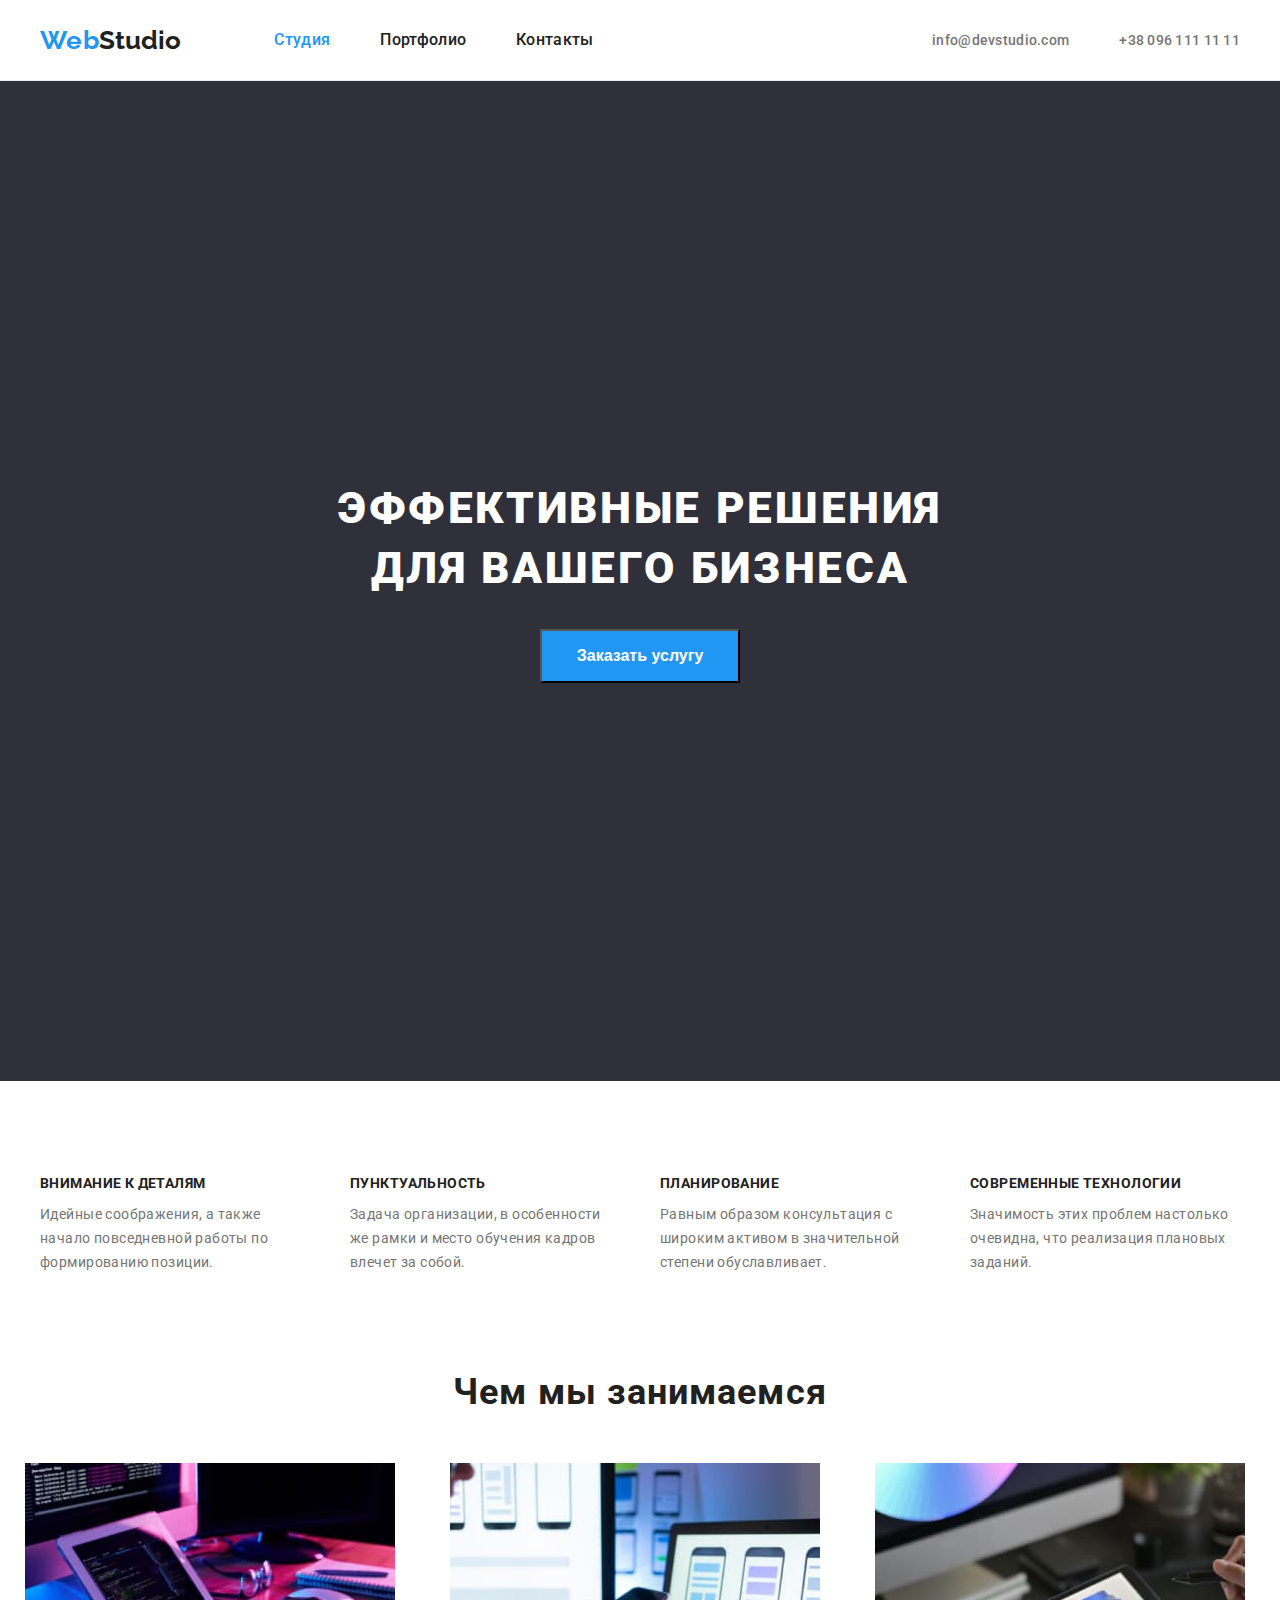
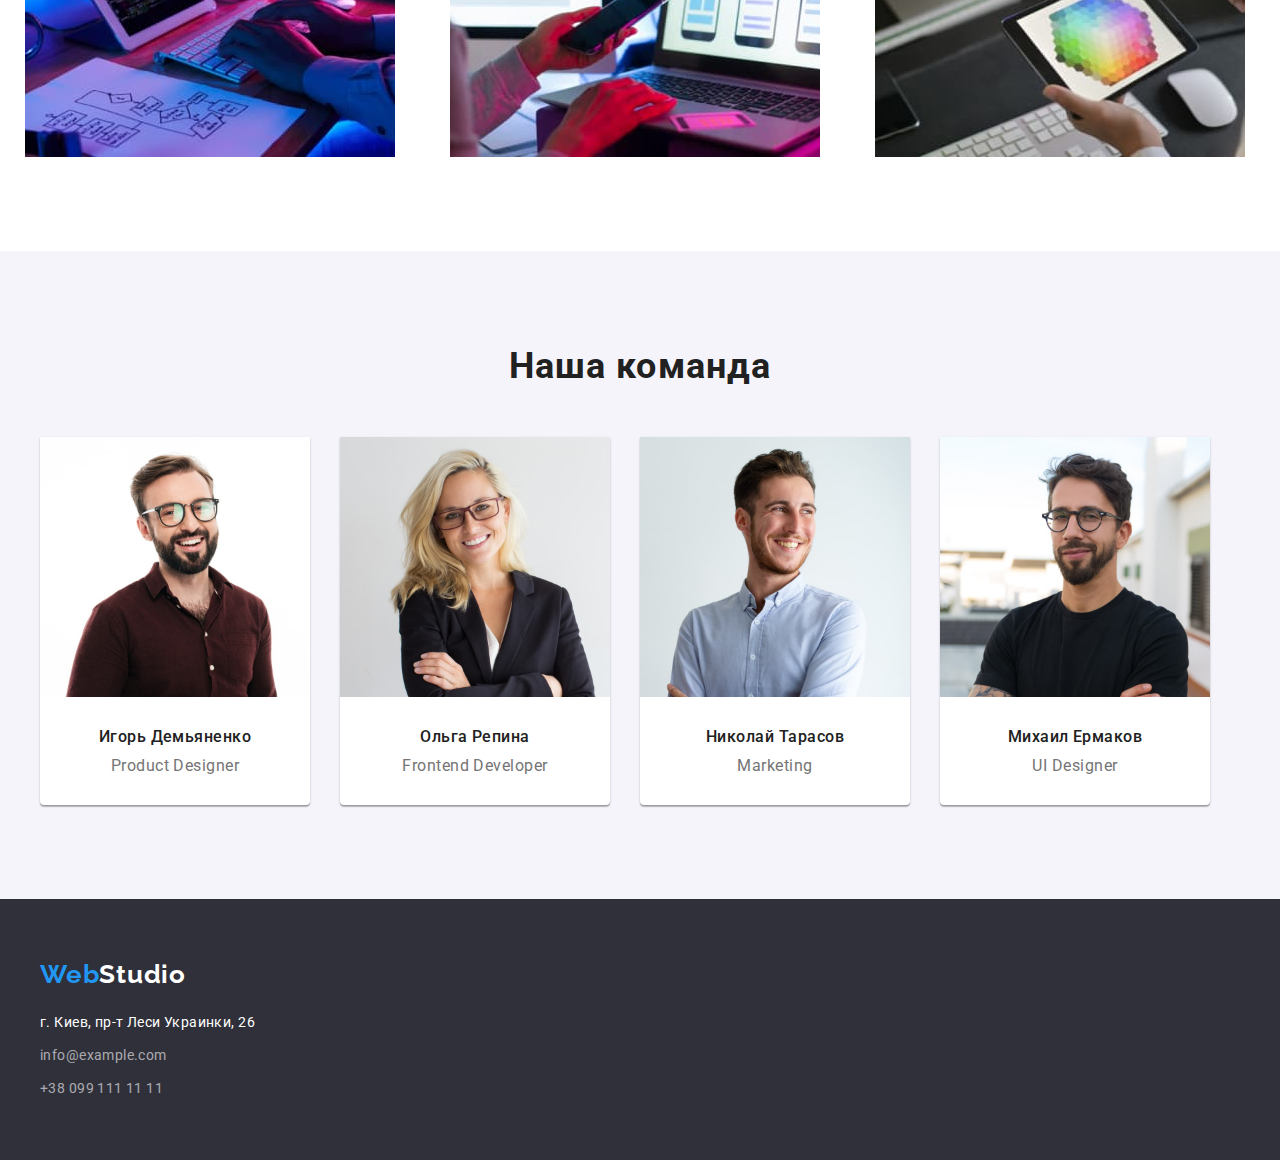
<file: index.html>
<!DOCTYPE html>
<html lang="ru">
  <head>
    <meta charset="UTF-8" />
    <meta name="viewport" content="width=device-width, initial-scale=1.0" />
    <link rel="stylesheet" href="https://cdnjs.cloudflare.com/ajax/libs/modern-normalize/1.0.0/modern-normalize.css" integrity="sha512-Zx6MlUMKSVJoQ+83OwhdILe8cSEsCzfqThJd7J/VA2UrK6Ctj85p+xzqfyuNXE5B1k25uUdmJ2OzItbBy9GHAQ==" crossorigin="anonymous" />
    <link rel="preconnect" href="https://fonts.gstatic.com">
    <link href="https://fonts.googleapis.com/css2?family=Raleway:wght@400;700&family=Roboto:wght@100;400;500;700;900&display=swap" rel="stylesheet">
    <link rel="stylesheet" href="styles/styles.css"/>

    <title>Студия</title>

</head>
<body class="body">

<!-- Шапка сайта -->

<header class="main-header">
    <div class="container">
    <nav class="header-menu">
    <a class="logo" href="./index.html">
    <span class= "logoblue">Web</span>Studio</a>
    <ul class="header-nav">
        <li class="nav-link"><a class="currentlink" href="">Студия</a></li>
        <li class="nav-link"><a class="link" href="./portfolio.html">Портфолио</a></li>
        <li class="nav-link"><a class="link" href="">Контакты</a></li>
    </ul> 
</nav>
    <ul class="header-contacts">
<li class="header-contacts"><a class="link" href="mailto:info@devstudio.com">info@devstudio.com</a></li>
<li class="header-contacts"><a class="link" href="tel:+380961111111">+38 096 111 11 11</a></li>       
</ul>
</div>
</header>

<main>
    <!-- Главная- решения -->

    <section class="main-heading">
        <div class="main-section">
        <h1 class="main-title">Эффективные решения для вашего бизнеса</h1>
        <button class="main-button" type="button">Заказать услугу</button>
        </div>
    </section>

    <section class="main-advantages">
        <div class="container">
        <ul class="main-list">
            <li class="item">
                <h3 class="main-subtitle">Внимание к деталям</h3> 
                <p class="main-text">Идейные соображения, а также начало повседневной работы по формированию позиции.</p>
            </li>
            <li class="item">
                <h3 class="main-subtitle">Пунктуальность</h3>
                <p class="main-text">Задача организации, в особенности же рамки и место обучения кадров влечет за собой.</p>
            </li>
            <li class="item">
                <h3 class="main-subtitle">Планирование</h3>
                <p class="main-text">Равным образом консультация с широким активом в значительной степени обуславливает.</p>
            </li>
            <li class="item">
                <h3 class="main-subtitle">Современные технологии</h3>
                <p class="main-text">Значимость этих проблем настолько очевидна, что реализация плановых заданий.</p>
            </li>
        </ul>
    </div>
    </section>

    <!-- Главная работа-->
    <section class="work">
        <div class="container">
        <h2 class="work-title">Чем мы занимаемся</h2>
        <ul class="work-list">
            <li class="work-item">
                <img class="work-img" src="images/typing.jpg"
                alt="hands are typing on a keyboard" width="370"/>
            </li>
            <li class="work-item">
                <img class="work-img" src="images/appdev.jpg"
                alt="web designer is working on smartphone application" width="370"/>
            </li>
            <li class="work-item">
                <img class="work-img" src="./images/colorwheel.jpg"
                alt="designer is choosing a color from a color palet" width="370"/>
            </li>
        </ul>
    </div>
    </section>

    <!-- Главная Команда -->
    <section class="team">
        <div class="container">
        <h2 class="team-title">Наша команда</h2>
        <ul class="team-list">

            <li class="team-item">
               <img class="team-img" src="images/IgorDemyanenko.jpg"
            alt="фото мужчины Игорь Демьяненко" width="270"/>

            <div class="team-descr">
            <h3 class="team-subtitle">Игорь Демьяненко</h3>
            <p class="team-text">Product Designer</p></div>
        </li>
  

        <li class="team-item">
                <img class="team-img"  src="./images/OlgaRepina.jpg"
                alt="фото девушки Ольга Репина" width="270"/>

                <div class="team-descr">
                <h3 class="team-subtitle">Ольга Репина</h3>
                <p class="team-text">Frontend Developer</p></div>
        </li>
   

        <li class="team-item">
                <img class="team-img" src="./images/NikolaiTarasov.jpg"
                alt="фото мужчины Николай Тарасов" width="270"/>
                
                <div class="team-descr">
                <h3 class="team-subtitle">Николай Тарасов</h3>
                <p class="team-text">Marketing</p></div>
        </li>
   

        <li class="team-item">
                <img class="team-img" src="./images/MichaelErmakov.jpg"
                alt="фото мужчины Михаил Ермаков" width="270"/>
                
                <div class="team-descr">
                <h3 class="team-subtitle">Михаил Ермаков</h3>
                <p class="team-text">UI Designer</p></div>
        </li>
        </ul>
    </div>
    </section>
</main>

<!-- Главная Футер -->

<footer class="main-footer">
        <div class="container">
    <a class="footer-logo" href="./index.html">
        <span class= "logoblue">Web</span>Studio</a>
        <div class="contacts">
    <address class="footer-address">г. Киев, пр-т Леси Украинки, 26</address>
    <ul class="footer-contacts">  
            <li class="footer-item"><a class="link" href="mailto:info@example.com">info@example.com</a></li>
            <li class="footer-item"><a class="link" href="tel:+380991111111">+38 099 111 11 11</a></li>   
        </ul>
    </div>
        </div>
    </footer>
    </body>
    </html>
</file>
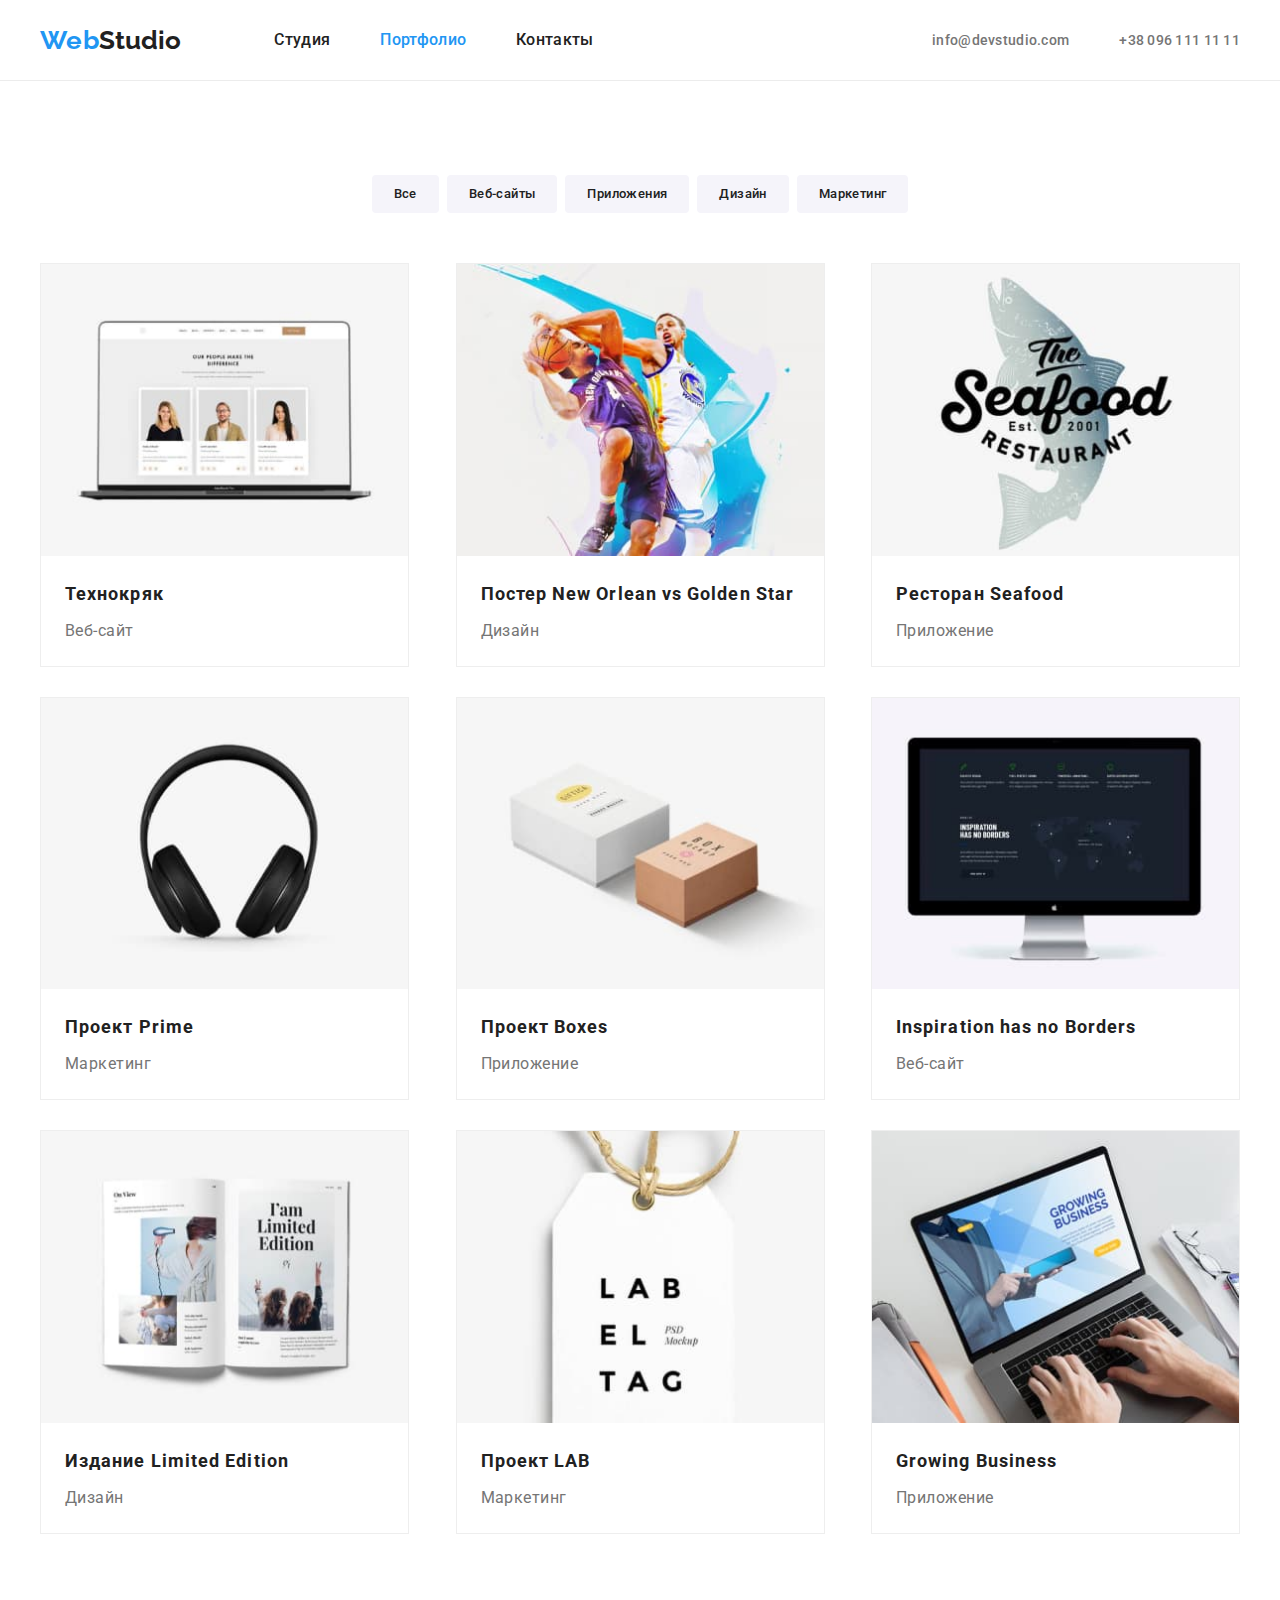
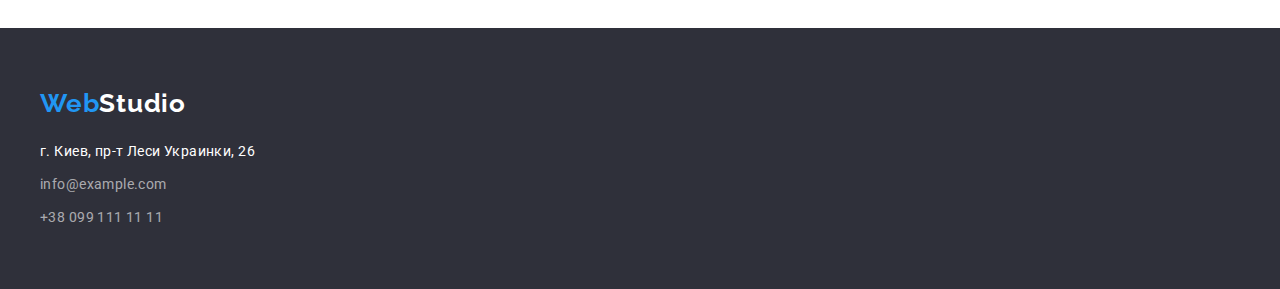
<file: portfolio.html>
<!DOCTYPE html>
<html lang="ru">
<head>
    <meta charset="UTF-8" />
    <meta name="viewport" content="width=device-width, initial-scale=1.0" />
    <link rel="stylesheet" href="https://cdnjs.cloudflare.com/ajax/libs/modern-normalize/1.0.0/modern-normalize.css" integrity="sha512-Zx6MlUMKSVJoQ+83OwhdILe8cSEsCzfqThJd7J/VA2UrK6Ctj85p+xzqfyuNXE5B1k25uUdmJ2OzItbBy9GHAQ==" crossorigin="anonymous" />
    <link rel="preconnect" href="https://fonts.gstatic.com">
    <link href="https://fonts.googleapis.com/css2?family=Raleway:wght@400;700&family=Roboto:wght@100;400;500;700;900&display=swap" rel="stylesheet">
    <link rel="stylesheet" href="styles/styles.css"/>
    
    <title>Портфолио</title>
    

</head>
<body class="body">

<!-- Портфолио Хедер -->

<header class="main-header">
    <div class="container">
    <nav class="header-menu">
    <a class="logo" href="./index.html">
    <span class= "logoblue">Web</span>Studio</a>
    <ul class="header-nav">
        <li class="nav-link"><a class="link" href="./index.html">Студия</a></li>
        <li class="nav-link"><a class="currentlink" href="">Портфолио</a></li>
        <li class="nav-link"><a class="link" href="">Контакты</a></li>
    </ul> 
</nav>
<ul class="header-contacts">
    <li class="header-contacts"><a class="link" href="mailto:info@devstudio.com">info@devstudio.com</a></li>
    <li class="header-contacts"><a class="link" href="tel:+380961111111">+38 096 111 11 11</a></li>       
    </ul>
    </div>
</header>

<!-- Портфолио навигация -->

<main>
    <section class="portfolio">
        <div class="container">
        <ul class="filters"> 
            <li class="filter-item"><button type="button" class="filter-btn">Все</button></li>
            <li class="filter-item"><button type="button" class="filter-btn">Веб-сайты</button></li>
            <li class="filter-item"><button type="button" class="filter-btn">Приложения</button></li>
            <li class="filter-item"><button type="button" class="filter-btn">Дизайн</button></li>
            <li class="filter-item"><button type="button" class="filter-btn">Маркетинг</button></li>
        </ul>

        <ul class="portfolio-list">

            <li class="portfolio-item">
        <a  class="portfolio-listing" href="">
        <img class= "portfolio-img" src="images/1technokryak.jpg"
        alt="laptop screen" width="370">

        <div class="portfolio-descr">
        <h2 class="portfolio-subtitle">Технокряк</h2>
        <p class="portfolio-text">Веб-сайт</p></div>
    </a>
        </li>

        <li class="portfolio-item">
            <a class="portfolio-listing" href="">
            <img class= "portfolio-img" src="images/2neworleansgoldenstar.jpg"
        alt="new orleans v golden star poster" width="370">
        
        <div class="portfolio-descr">
        <h2 class="portfolio-subtitle">Постер New Orlean vs Golden Star</h2>
        <p class="portfolio-text">Дизайн</p></div>
    </a>
        </li>

        <li class="portfolio-item">
            <a class="portfolio-listing" href="">
        <img class= "portfolio-img" src="images/3theseafoodrestaurant.jpg"
        alt="Seafood restaurant design" width="370">
        
        <div class="portfolio-descr">
        <h2 class="portfolio-subtitle">Ресторан Seafood</h2>
        <p class="portfolio-text">Приложение</p></div>
    </a>
        </li>

        <li class="portfolio-item">
            <a class="portfolio-listing" href="">
            <img class= "portfolio-img" src="images/4projectprime.jpg"
        alt="Large headphones" width="370">
        
        <div class="portfolio-descr">
        <h2 class="portfolio-subtitle">Проект Prime</h2>
        <p class="portfolio-text">Маркетинг</p></div>
    </a>
        </li>

        <li class="portfolio-item">
            <a class="portfolio-listing" href="">
            <img  class= "portfolio-img" src="images/5projectboxes.jpg"
            alt="small and large box" width="370">
            
            <div class="portfolio-descr">
            <h2 class="portfolio-subtitle">Проект Boxes</h2>
            <p class="portfolio-text">Приложение</p></div>
        </a>
        </li>

        <li class="portfolio-item">
            <a class="portfolio-listing" href="">
            <img class= "portfolio-img" src="images/6insiparationhasnoboarders.jpg"
            alt="desktop screen" width="370">
            
            <div class="portfolio-descr">
            <h2 class="portfolio-subtitle">Inspiration has no Borders</h2>
            <p class="portfolio-text">Веб-сайт</p></div>
        </a>
        </li>

        <li class="portfolio-item">
            <a class="portfolio-listing" href="">
            <img class= "portfolio-img" src="images/7Journallimitededition.jpg"
            alt="magazine two page layout" width="370">
            
            <div class="portfolio-descr">
            <h2 class="portfolio-subtitle">Издание Limited Edition</h2>
            <p class="portfolio-text">Дизайн</p></div>
        </a>
        </li>

        <li class="portfolio-item">
            <a class="portfolio-listing" href="">
            <img class= "portfolio-img" src="images/8projectlab.jpg"
            alt="Clothing tag" width="370">
            
            <div class="portfolio-descr">
            <h2 class="portfolio-subtitle">Проект LAB</h2>
            <p class="portfolio-text">Маркетинг</p></div>
        </a>
        </li>

        <li class="portfolio-item">
            <a class="portfolio-listing" href="">
            <img class= "portfolio-img" src="images/9growingbusiness.jpg"
            alt="typing on macbook" width="370">
        
            <div class="portfolio-descr">
            <h2 class="portfolio-subtitle">Growing Business</h2>
        <p class="portfolio-text">Приложение</p></div>
    </a>
    </li>
        </ul>
    </div>
    </section>
</main>

<!-- Портфолио Футер -->

<footer class="main-footer">
        <div class="container">
    <a class="footer-logo" href="./index.html">
        <span class= "logoblue">Web</span>Studio</a>
        <div class="contacts">
    <address class="footer-address">г. Киев, пр-т Леси Украинки, 26</address>
    <ul class="footer-contacts">  
            <li class="footer-item"><a class="link" href="mailto:info@example.com">info@example.com</a></li>
            <li class="footer-item"><a class="link" href="tel:+380991111111">+38 099 111 11 11</a></li>   
        </ul>
    </div>
        </div>
    </footer>
    </body>
    </html>
</file>
<file: styles/styles.css>
:root {
    --accent: #2196F3;
    --secondarytext: #212121;
    --white: #FFFFFF;
    --maintext: #757575;
    --backgroundheader:#FFFFFF;
    --backgroundfootertitle: #2F303A;
    --backgroundbuttons: #F5F4FA;   
    --backgroundmain: #ffffff;  

}
h1,
h2,
h3,
h4,
h5,
h6,
p {
  margin: 0;
}

ul,
ol {
      text-decoration: none;
      margin: 0;
      padding: 0;
  }

img {
    display: block;
    /* max-width: 100%;
    height: auto; */
  }
  
*{
    margin: 0;
    padding: 0;
  }


  .container {

    width: 1200px;
    margin: 0 auto;
    padding-left: 15px;
    padding-right: 15px;
  }

/* Main home page-index */

.body {
   background-color: var(--backgroundmain); 
   font-family: 'Roboto', sans-serif;
   font-size: 16px;
   font-style: normal;
   font-weight: normal;
    color: var(--maintext);

    max-width: 1600px;
  }

/* header */
.main-header {
    padding-top: 0;
    padding-bottom: 0;
    border-bottom: 1px solid #ececec;
}

.main-header .container {
    display: flex;
    align-items: center;
}

.header-menu {
    display: flex;
    align-items: center;
}

/* logo */
.logoblue{
    color: var(--accent);
    font-family: 'Raleway', sans-serif;
    font-weight: bold;
    font-size: 26px;
    line-height: 31px;

}

.logo{
    color: var(--secondarytext);
    font-family: 'Raleway', sans-serif;
    font-weight: bold;
    font-size: 26px;
    line-height: 31px;
    text-decoration: none;  
    
}

ul {
    list-style: none;
}


.header-menu { 
    display: flex;
    align-items: center;
    margin-bottom: 0px;
    margin-top: 0px;
    /* background-color: greenyellow; */
} 

.header-nav .nav-link:not(:last-child) {
    margin-right: 50px;
  }

 .header-nav  {
    list-style: none;

    display: flex;
    margin-left: 93px;

    /* margin-top: 32px;
    margin-bottom: 32px; */
  }

.header-nav .link{
    color: var(--secondarytext);
    font-weight: 500;
    line-height: 16px;
    letter-spacing: 0.02em;
    text-decoration: none;
    
    display: block;
    padding-top: 32px;
    padding-bottom: 32px;

}
.header-nav .currentlink{
    color: var(--secondarytext);
    font-weight: 500;
    line-height: 16px;
    letter-spacing: 0.02em;
    text-decoration: none;

    display: block;
    padding-top: 32px;
    padding-bottom: 32px;

    color: var(--accent);
}

.header-nav .link:hover,
.header-nav .link:focus{ 
    color: var(--secondarytext);
    cursor: pointer;
}

.header-nav .link:active {
        color: var(--accent);
}

.header-contacts {
    list-style: none;

    display: flex;
    align-items: center;
    margin-left: auto;
    

    /* background-color: greenyellow; */
}

.header-contacts 
.header-contacts:not(:last-child){
    margin-right: 50px;
}

.header-contacts .link{
    color: var(--maintext);
    font-weight: 500;
    font-size: 14px;
    line-height: 16px;
    letter-spacing: 0.02em;
    text-decoration: none;

    display: block;

    padding-top: 32px;
    padding-bottom: 32px;
}
.header-contacts .link:hover,
.header-contacts .link:focus{
    color: var(--accent);
    cursor: pointer;  
}

/* main title section */
.main-heading {
    background-color: var(--backgroundfootertitle);
    padding-top: 200px;
    padding-bottom: 200px;
    background-position: center;
}

.main-section {
    width: 696px;
    align-items: center;
}

.main-title{
    margin-top: 0px;
    margin-bottom: 0px;
    display: block;
    font-family: 'Roboto', sans-serif;
    color: var(--white);
    font-weight: 900;
    font-size: 44px;
    line-height: 136%;
    text-align: center;
    letter-spacing: 0.06em;
    text-transform: uppercase;

    /* width: 696px;
    align-items: center; */
    
}

.main-heading {
    max-width: 1600px;
    min-height: 600px;
    margin-left: auto;
    margin-right: auto;
    text-align: center;
    display: flex;
    flex-direction: column;
    justify-content: center;
    align-items: center;

    /* outline: 2px solid blueviolet; */
}
/* .filter-btn, 
.filter-btn:active{
    color: var(--secondarytext);
    font-family: 'Roboto', sans-serif;  
    font-weight: 500;
    line-height: 26px;
    text-align: center;
    letter-spacing: 0.03em;
    background-color: var(--backgroundbuttons);
    
    border-radius: 4px;
    padding: 6px 22px;
    outline: none;
    border: none;

    cursor: pointer;
}

.filter-btn:active,
.filter-btn:hover,
.filter-btn:focus{
    color: var(--white);  
    font-family: 'Roboto', sans-serif;
    font-weight: 500;
    line-height: 26px;
    text-align: center;
    letter-spacing: 0.03em;
    background-color: var(--accent); 

    box-shadow: 0px 3px 1px rgba(0, 0, 0, 0.1), 0px 1px 2px rgba(0, 0, 0, 0.08), 0px 2px 2px rgba(0, 0, 0, 0.12);
    cursor: pointer;
    text-decoration: none;
} */

.main-button{
    color: var(--white);
    font-weight: bold;
    font-size: 16px;
    line-height: 30px;
    min-width: 200px;
    background-color: var(--accent);
    
    /* box-shadow: 0px 4px 4px rgba(0, 0, 0, 0.15);
    border-radius: 4px; */
    
    margin-top: 30px;
    
    padding: 10px 32px;
    
}

.main-button:focus,
.main-button:hover,
.main-button:active{
    background-color: #188CE8;
    /* color: var(--white); */
    box-shadow: 0px 4px 4px rgba(0, 0, 0, 0.15);
    border-radius: 4px;
    cursor: pointer;
}
/* main list */
.main-advantages {
    padding-top: 94px;
    padding-bottom: 94px;
}

.main-list{
    display: flex;
    flex-wrap: wrap;
    align-items: flex-start;

    margin-left: 0;
    margin-right: 0;
    /* outline: 2px solid green;  */
    justify-content: space-between;
}

.item {
    flex-basis: calc(100% / 4 - 30px);
    /* margin-left: 30px; */
    /* outline: 2px solid purple; */
}

.main-list .item:not(:first-child) {
    margin-left: 30px;
}

.main-subtitle{
    color: var(--secondarytext);
    font-weight: bold;
    font-size: 14px;
    line-height: 1.19;
    letter-spacing: 0.03em;
    text-transform: uppercase;  
    margin-bottom: 10px;

    /* outline: 2px solid purple; */
}

.main-text{
    color: var(--maintext);
    font-size: 14px;
    line-height: 24px;
    letter-spacing: 0.03em;  
    padding-bottom: 3px;
}

/* work section */
.work {
    padding-bottom: 94px;
    /* outline: 2px solid teal; */
}
.work-title{
    color: var(--secondarytext);
    font-size: 36px;
    line-height: 42px;
    text-align: center;
    letter-spacing: 0.03em;
    margin-bottom: 50px;
}

.work-list {
    display: flex;
    flex-wrap: wrap;
    align-items: flex-start;

    margin-left: -15px;
    margin-right: -15px;

    justify-content: space-between;
}

.work-item {
    flex-basis: calc(100% / 3 - 30px);
}

.work-list .work-item:not(:last-child) {
    margin-right: 30px;
}


/* team section */

.team {
    padding-top: 94px;
    padding-bottom: 94px;
    background-color: var(--backgroundbuttons);
}

.team-title{
    color: var(--secondarytext);  
    font-family: 'Roboto', sans-serif;
    font-weight: bold;
    font-size: 36px;
    line-height: 42px;
    text-align: center;
    letter-spacing: 0.03em;

    margin-bottom: 50px;
}

.team-list {
    display: flex;
    flex-wrap: wrap;
    align-items: flex-start;
    margin-left: 0;
    margin-right: 0;

    /* min-width: 270px; */
    /* outline: 2px solid green; */
}

.team-item {
    background: #FFFFFF;
    box-shadow: 0px 1px 3px rgba(0, 0, 0, 0.12), 0px 1px 1px rgba(0, 0, 0, 0.14), 0px 2px 1px rgba(0, 0, 0, 0.2);
    border-radius: 0px 0px 4px 4px;
    flex-basis: calc(100%/4 - 30px);
}

.team-list .team-item:not(:last-child){
    margin-right: 30px;
}

.team-descr {
    display: block;
    padding-top: 30px;
    padding-bottom: 30px;
    padding-left: 30px;
    padding-right: 30px;
    /* padding-left: 0px;
    padding-right: 0px; */
    align-content: center;

    /* outline: 2px solid red; */
}

.team-subtitle{
    color: var(--secondarytext);
    font-family: 'Roboto', sans-serif;
    font-weight: 500;
    font-size: 16px;
    line-height: 19px;
    text-align: center;
    letter-spacing: 0.03em;
    margin-bottom: 10px;

    margin-left: 0px;
    margin-right: 0px;
}

.team-text{
    color: var(--maintext);
    font-weight: normal;
    font-size: 16px;
    line-height: 19px;
    text-align: center;
    letter-spacing: 0.03em;

    margin-left: 0px;
    margin-right: 0px;
}

.team-list{
    list-style: none;
}

/* footer */
.main-footer{
    background-color: var(--backgroundfootertitle);
}
/* footer logo */


.main-footer{
    padding: 60px 0;
    display: flex;
    flex-wrap: wrap;
    flex-direction: column;
    /* outline: 2px solid green; */
}

.footer-logo{
    display: flex;
    flex-wrap: wrap;
    align-items: flex-start;
    text-decoration: none;
    /* outline: 2px solid green; */
    
}
.logoblue{
    color: var(--accent);
    font-family: 'Raleway', sans-serif;
    font-style: normal;
    font-weight: bold;
    font-size: 26px;
    line-height: 31px;
    letter-spacing: 0.03em;
}

.footer-logo{
    color: var(--white);
    font-family: 'Raleway', sans-serif;
    font-style: normal;
    font-weight: bold;
    font-size: 26px;
    line-height: 31px;
    letter-spacing: 0.03em;
}

.footer-logo:hover,
.footer-logo:focus{
    cursor: pointer;
}

/* .main-footer :hover, */
.main-footer :focus{
    color: var(--accent);
    cursor: pointer;
}
/* footer info */

.footer-address{
    Font-family: 'Roboto', sans-serif;
    color: var(--white);
    font-size: 14px;
    line-height: 24px;
    letter-spacing: 0.03em;
    font-style: normal;
    font-weight: normal;
    /* outline: 2px solid red; */
}

.footer-contacts .link{
    Font-family: 'Roboto', sans-serif;
    color: rgba(255, 255, 255, 0.6);
    font-weight: normal;
    font-size: 14px;
    line-height: 24px;
    letter-spacing: 0.03em;
    text-decoration: none; 
}

.footer-item:not(:first-child){
    margin-top: 9px;
}
.footer-contacts { 
    display: block;
    list-style: none;
    margin-top: 9px;
   
}


.footer-address{
    margin-top: 20px;
}

/* portfolio page */
.portfolio {
    margin-top: 94px;
    margin-bottom: 94px;
    
}

.porfolio .container {
    width: 1200px;
    margin-left: auto;
    margin-right: auto;
    margin-bottom: 94px;
    /* padding-top: 94px; */

    /* padding-left: 0px;
    padding-right: 0px; */
}

.filters {
    display: flex;
    flex-wrap: wrap;
    align-items: center;
    justify-content: center;
    margin-bottom: 50px;
    /* padding-top: 94px; */
} 

/* .filter{
    display: flex;
    justify-content: center; 
} */

.filter-item {
    align-content: center;

}
.filter-item:not(:last-child){
    margin-right: 8px;
}

.filter-btn, 
.filter-btn:active{
    color: var(--secondarytext);
    font-family: 'Roboto', sans-serif;  
    font-weight: 500;
    line-height: 26px;
    text-align: center;
    letter-spacing: 0.03em;
    background-color: var(--backgroundbuttons);
    
    border-radius: 4px;
    padding: 6px 22px;
    outline: none;
    border: none;

    cursor: pointer;
}

.filter-btn:active,
.filter-btn:hover,
.filter-btn:focus{
    color: var(--white);  
    font-family: 'Roboto', sans-serif;
    font-weight: 500;
    line-height: 26px;
    text-align: center;
    letter-spacing: 0.03em;
    background-color: var(--accent); 

    box-shadow: 0px 3px 1px rgba(0, 0, 0, 0.1), 0px 1px 2px rgba(0, 0, 0, 0.08), 0px 2px 2px rgba(0, 0, 0, 0.12);
    cursor: pointer;
    text-decoration: none;
}

.portfolio-list {
    width: 1200px;
    margin-left: auto;
    margin-right: auto;
    /* margin-bottom: 94px; */

    padding-left: 0px;
    padding-right: 0px;

    display: flex; 
    flex-wrap: wrap;
    
    justify-content: space-between;
}

.portfolio-item {
    background: var(--backgroundheader);
    border: 1px solid #EEEEEE; 
    box-sizing: border-box;
    max-width: 370px;
}

.portfolio-item:nth-child(-n + 6){
    margin-bottom: 30px;
}

.portfolio-img {
    display: block;
    max-width: 367px;
}

.portfolio-descr {
    display: block;
    padding-top: 20px;
    padding-bottom: 20px;
    padding-left: 24px;
    padding-right: 24px;
    /* outline: 2px solid red; */
}

.portfolio-subtitle{
    color: var(--secondarytext);
    font-family: 'Roboto', sans-serif;
    font-weight: 700;
    font-size: 18px;
    line-height: 36px;
    letter-spacing: 0.06em;

    /* margin-top: 20px; */
    margin-bottom: 4px;
    text-align: left;
    /* padding-left: 24px; */

}

.portfolio-text{
    color: var(--maintext);
    font-family: 'Roboto', sans-serif;
    font-size: 16px;
    line-height: 30px;
    letter-spacing: 0.03em;

    text-align: left;
    /* padding-left: 24px; */
    /* padding-bottom: 20px; */
 
}

.portfolio-listing :hover,
.portfolio-listing :focus{
    cursor: pointer;
}

.portfolio-listing{
    text-decoration: none;
}
</file>
